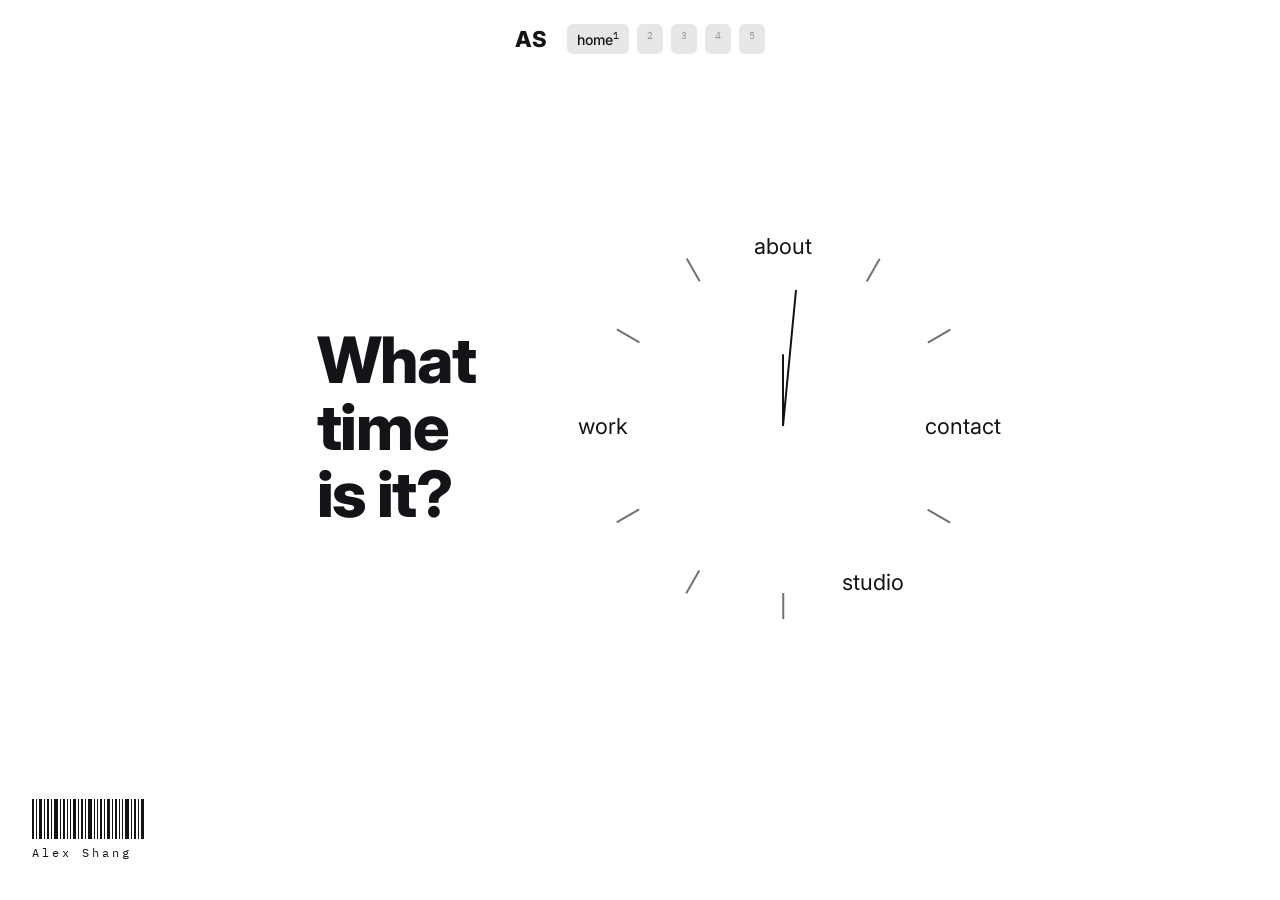
<file: index.html>
<!DOCTYPE html>
<html lang="en">
<head>
<meta charset="UTF-8" />
<meta name="viewport" content="width=device-width, initial-scale=1.0" />
<title>Alex Shang — Prototype</title>
<link rel="preconnect" href="https://fonts.googleapis.com">
<link rel="preconnect" href="https://fonts.gstatic.com" crossorigin>
<link href="https://fonts.googleapis.com/css2?family=Inter:wght@400;500;600;700&family=IBM+Plex+Mono:wght@400;500&display=swap" rel="stylesheet">
<link rel="stylesheet" href="styles.css">
</head>
<body>

<header class="top">
  <span class="logo">AS</span>
  <nav class="tabs">
    <a href="index.html" class="tab tab--active"><span class="tab__label">home</span><span class="tab__num"><sup>1</sup></span></a>
    <span class="tab-sep" aria-hidden="true"></span>
    <a href="about.html" class="tab tab--ghost"><span class="tab__label">about</span><span class="tab__num"><sup>2</sup></span></a>
    <span class="tab-sep" aria-hidden="true"></span>
    <a href="work.html" class="tab tab--ghost"><span class="tab__label">work</span><span class="tab__num"><sup>3</sup></span></a>
    <span class="tab-sep" aria-hidden="true"></span>
    <a href="contact.html" class="tab tab--ghost"><span class="tab__label">contact</span><span class="tab__num"><sup>4</sup></span></a>
    <span class="tab-sep" aria-hidden="true"></span>
    <a href="studio.html" class="tab tab--ghost"><span class="tab__label">studio</span><span class="tab__num"><sup>5</sup></span></a>
  </nav>
</header>

<main class="stage">
  <h1 class="headline">What<br>time<br>is it?</h1>

  <div class="clock" id="clock">

    <a href="about.html" class="clock__label clock__label--n">about</a>
    <a href="work.html" class="clock__label clock__label--w">work</a>
    <a href="contact.html" class="clock__label clock__label--e">contact</a>
    <a href="studio.html" class="clock__label clock__label--h5">studio</a>

    <span class="clock__tick clock__tick--h1"></span>
    <span class="clock__tick clock__tick--h2"></span>
    <span class="clock__tick clock__tick--h4"></span>
    <span class="clock__tick clock__tick--h6"></span>
    <span class="clock__tick clock__tick--h7"></span>
    <span class="clock__tick clock__tick--h8"></span>
    <span class="clock__tick clock__tick--h10"></span>
    <span class="clock__tick clock__tick--h11"></span>

    <div class="hand hand--hour" id="hand-hour"></div>
    <div class="hand hand--minute" id="hand-minute"></div>
  </div>
</main>

<footer class="bottom">
  <svg class="barcode" viewBox="0 0 180 40" aria-hidden="true">
    <rect x="0" y="0" width="2" height="40" fill="#131417"/>
    <rect x="4" y="0" width="1" height="40" fill="#131417"/>
    <rect x="7" y="0" width="3" height="40" fill="#131417"/>
    <rect x="12" y="0" width="1" height="40" fill="#131417"/>
    <rect x="15" y="0" width="2" height="40" fill="#131417"/>
    <rect x="19" y="0" width="1" height="40" fill="#131417"/>
    <rect x="22" y="0" width="4" height="40" fill="#131417"/>
    <rect x="28" y="0" width="1" height="40" fill="#131417"/>
    <rect x="31" y="0" width="2" height="40" fill="#131417"/>
    <rect x="35" y="0" width="1" height="40" fill="#131417"/>
    <rect x="38" y="0" width="1" height="40" fill="#131417"/>
    <rect x="41" y="0" width="3" height="40" fill="#131417"/>
    <rect x="46" y="0" width="1" height="40" fill="#131417"/>
    <rect x="49" y="0" width="2" height="40" fill="#131417"/>
    <rect x="53" y="0" width="1" height="40" fill="#131417"/>
    <rect x="56" y="0" width="4" height="40" fill="#131417"/>
    <rect x="62" y="0" width="1" height="40" fill="#131417"/>
    <rect x="65" y="0" width="1" height="40" fill="#131417"/>
    <rect x="68" y="0" width="2" height="40" fill="#131417"/>
    <rect x="72" y="0" width="1" height="40" fill="#131417"/>
    <rect x="75" y="0" width="3" height="40" fill="#131417"/>
    <rect x="80" y="0" width="1" height="40" fill="#131417"/>
    <rect x="83" y="0" width="2" height="40" fill="#131417"/>
    <rect x="87" y="0" width="1" height="40" fill="#131417"/>
    <rect x="90" y="0" width="1" height="40" fill="#131417"/>
    <rect x="93" y="0" width="4" height="40" fill="#131417"/>
    <rect x="99" y="0" width="1" height="40" fill="#131417"/>
    <rect x="102" y="0" width="2" height="40" fill="#131417"/>
    <rect x="106" y="0" width="1" height="40" fill="#131417"/>
    <rect x="109" y="0" width="3" height="40" fill="#131417"/>
  </svg>
  <span class="signature">Alex Shang</span>
</footer>

<script src="index.js"></script>
<script src="nav.js"></script>
</body>
</html>
</file>
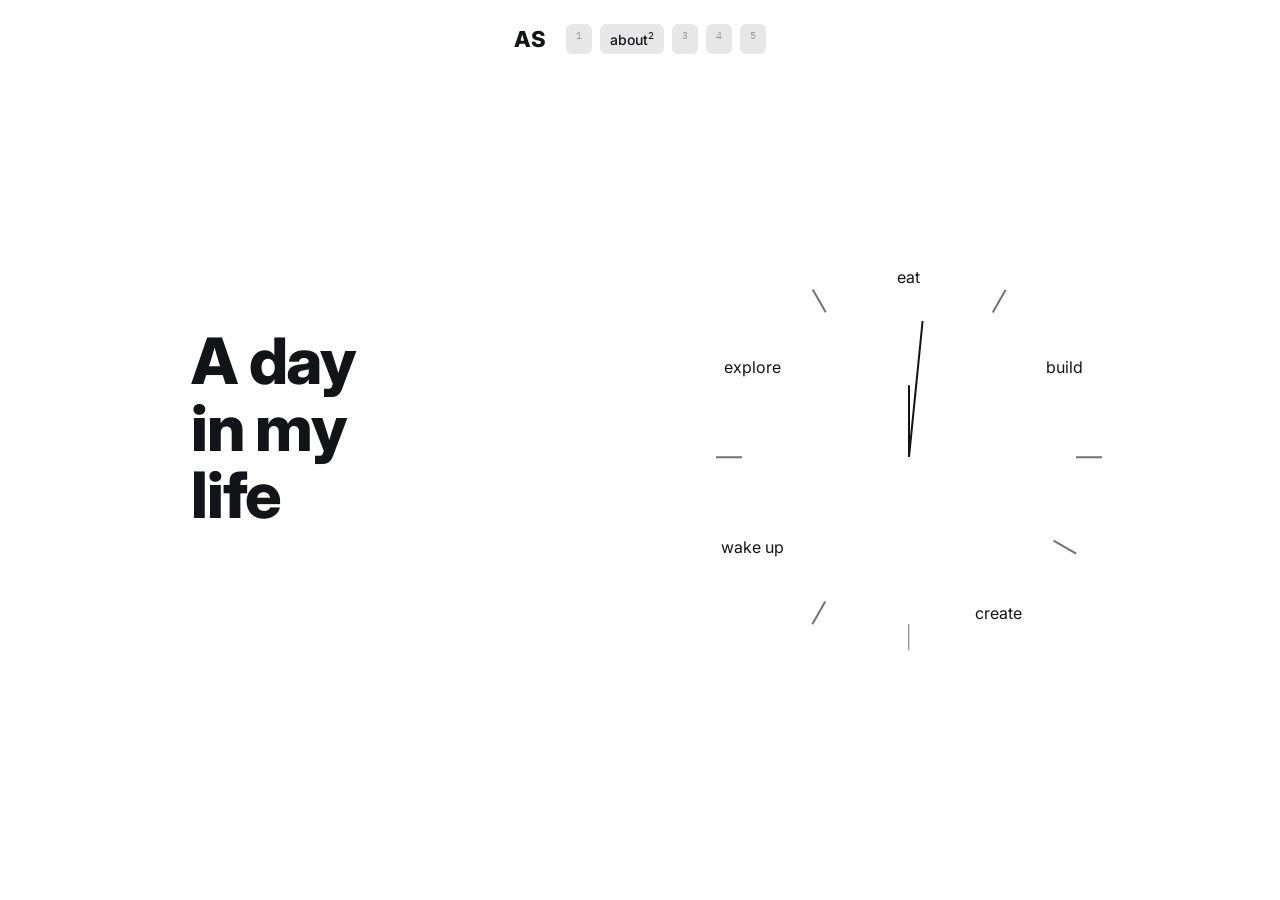
<file: about.html>
<!DOCTYPE html>
<html lang="en">
<head>
<meta charset="UTF-8" />
<meta name="viewport" content="width=device-width, initial-scale=1.0" />
<title>About — Alex Shang</title>
<link rel="preconnect" href="https://fonts.googleapis.com">
<link rel="preconnect" href="https://fonts.gstatic.com" crossorigin>
<link href="https://fonts.googleapis.com/css2?family=Inter:wght@400;500;600;700;800&family=IBM+Plex+Mono:wght@400;500&display=swap" rel="stylesheet">
<link rel="stylesheet" href="styles.css">
</head>
<body class="page--about">

  <header class="top">
    <span class="logo">AS</span>
    <nav class="tabs">
      <a href="index.html" class="tab tab--ghost"><span class="tab__label">home</span><span class="tab__num"><sup>1</sup></span></a>
      <span class="tab-sep" aria-hidden="true"></span>
      <a href="about.html" class="tab tab--active"><span class="tab__label">about</span><span class="tab__num"><sup>2</sup></span></a>
      <span class="tab-sep" aria-hidden="true"></span>
      <a href="work.html" class="tab tab--ghost"><span class="tab__label">work</span><span class="tab__num"><sup>3</sup></span></a>
      <span class="tab-sep" aria-hidden="true"></span>
      <a href="contact.html" class="tab tab--ghost"><span class="tab__label">contact</span><span class="tab__num"><sup>4</sup></span></a>
      <span class="tab-sep" aria-hidden="true"></span>
      <a href="studio.html" class="tab tab--ghost"><span class="tab__label">studio</span><span class="tab__num"><sup>5</sup></span></a>
    </nav>
  </header>

  <div class="sun-arc" aria-hidden="true">
    <div class="sun" id="sun"></div>
  </div>

<main class="stage">

  <div class="headline-wrap" id="headline-wrap">
    <h1 class="headline">A day<br>in my<br>life</h1>
    <div class="headline-hover" id="headline-hover">
      <div class="time-big" id="hover-time">8:00</div>
      <p class="bio" id="hover-bio"></p>
      <div class="tags" id="hover-tags"></div>
    </div>
  </div>

  <div class="clock" id="clock">

    <!-- 8AM -->
    <button type="button" class="clock__label clock__label--h8" data-angle="240" data-time="8:00" 
      data-blurb="My name is Alex Shang, a recent graduate from the University of North Carolina with a degree in Computer Science and Economics.
       As such, I’m interested in the intersection of technology, data, and people. Whether through data analysis, app development, or research, 
       I’m always looking for problems to solve."
       data-tags="may 2026 grad|cs + econ|gpa: 3.73"
       >wake up
    </button>

    <!-- 10AM -->
    <button type="button" class="clock__label clock__label--h10" data-angle="300" data-time="10:00" 
      data-blurb="I’m looking for opportunities where I can  work on things that are complex enough to require curiosity, collaborative enough 
      to require people, and tangible enough that I can point to my work and say, that made something better."
      data-tags="impact|problem solving|collaboration"
      >explore
    </button>

    <!-- 12PM -->
    <button type="button" class="clock__label clock__label--h12" data-angle="0" data-time="12:00" 
      data-blurb="Lunch time! As much as I like sushi and fried chicken, my biggest appetite is for knowledge (lol). I’m constantly 
      picking up new tools, technologies, and ideas. I like working with people as much as I like working with computers. A shared meal is 
      always more fun than one alone."
      data-tags="adaptable|quick learner"
      >eat
    </button>

    <!-- 2PM -->
    <button type="button" class="clock__label clock__label--h2" data-angle="60" data-time="14:00" 
      data-blurb="I like turning messy problems into things people can actually use. Whether I'm working with data, experimenting with AI, or 
      building a product from scratch, I enjoy figuring out what needs to happen between an idea and a finished experience. I'm especially drawn
      to problems where understanding the user matters just as much as understanding the system."
      data-tags="python|javascript|sql|ai"
      >build
    </button>

    <!-- 5PM -->
    <button type="button" class="clock__label clock__label--h5" data-angle="150" data-time="17:00" 
      data-blurb="Outside of work, I make things because I want to. Starting with a blank canvas, a problem that doesn't have an obvious answer, 
      and a lot of trial and error, sounds kind of similar to my technical work, no? However, my studio is where I get to create without 
      worrying about whether something is useful."
      data-tags="photoshop|blender|figma|procreate"
      >create
    </button>

    <span class="clock__tick clock__tick--h1"></span>
    <span class="clock__tick clock__tick--h3"></span>
    <span class="clock__tick clock__tick--h4"></span>
    <span class="clock__tick clock__tick--h6"></span>
    <span class="clock__tick clock__tick--h7"></span>
    <span class="clock__tick clock__tick--h9"></span>
    <span class="clock__tick clock__tick--h11"></span>

    <div class="hand hand--hour" id="hand-hour"></div>
    <div class="hand hand--minute" id="hand-minute"></div>
  </div>
</main>

<footer class="bottom"></footer>

<script src="about.js"></script>
<script src="nav.js"></script>
</body>
</html>
</file>
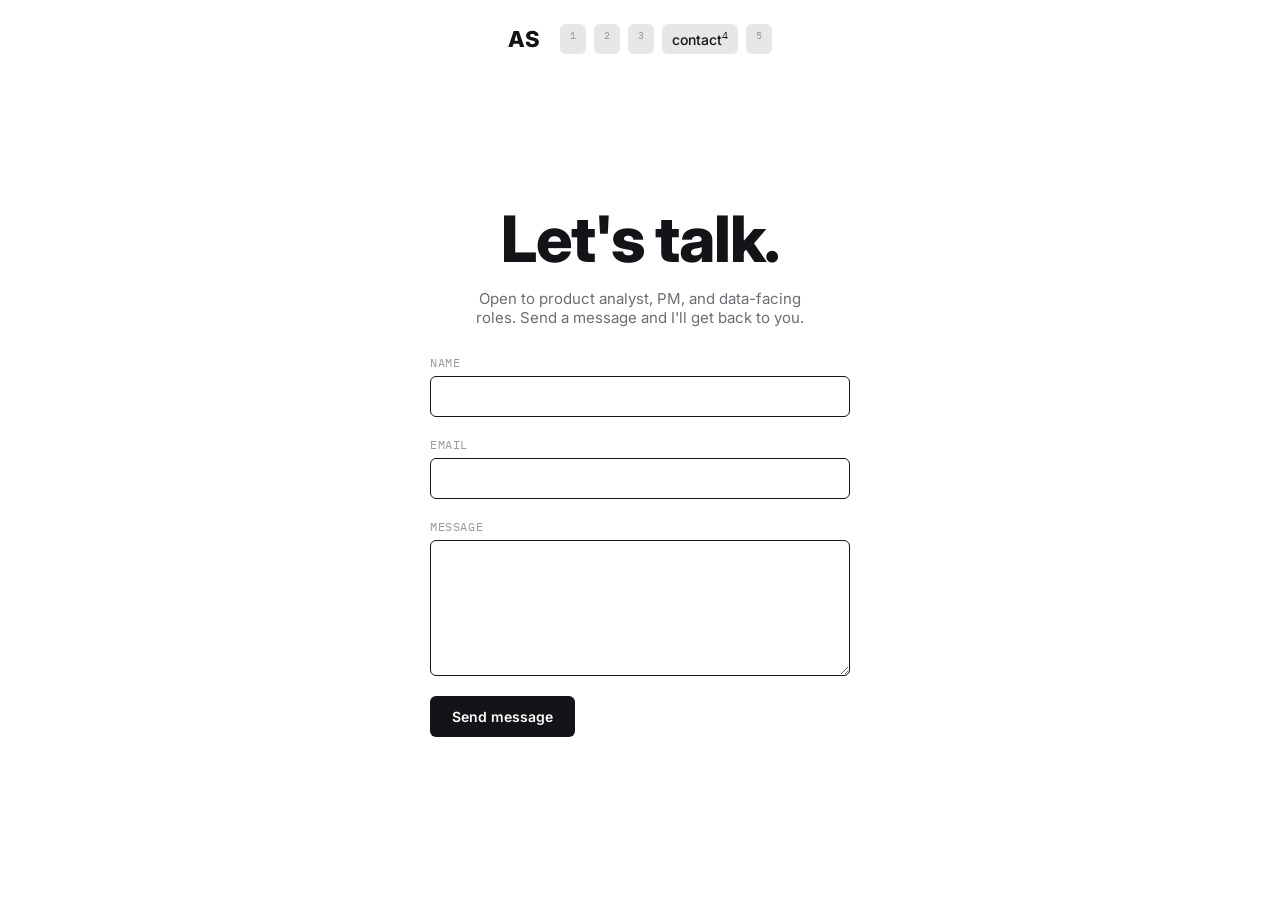
<file: contact.html>
<!DOCTYPE html>
<html lang="en">
<head>
<meta charset="UTF-8" />
<meta name="viewport" content="width=device-width, initial-scale=1.0" />
<title>Contact — Alex Shang</title>
<link rel="preconnect" href="https://fonts.googleapis.com">
<link rel="preconnect" href="https://fonts.gstatic.com" crossorigin>
<link href="https://fonts.googleapis.com/css2?family=Inter:wght@400;500;600;700;800&family=IBM+Plex+Mono:wght@400;500&display=swap" rel="stylesheet">
<link rel="stylesheet" href="styles.css">
</head>
<body class="page--contact">

<header class="top">
  <span class="logo">AS</span>
  <nav class="tabs">
    <a href="index.html" class="tab tab--ghost"><span class="tab__label">home</span><span class="tab__num"><sup>1</sup></span></a>
    <span class="tab-sep" aria-hidden="true"></span>
    <a href="about.html" class="tab tab--ghost"><span class="tab__label">about</span><span class="tab__num"><sup>2</sup></span></a>
    <span class="tab-sep" aria-hidden="true"></span>
    <a href="work.html" class="tab tab--ghost"><span class="tab__label">work</span><span class="tab__num"><sup>3</sup></span></a>
    <span class="tab-sep" aria-hidden="true"></span>
    <a href="contact.html" class="tab tab--active"><span class="tab__label">contact</span><span class="tab__num"><sup>4</sup></span></a>
    <span class="tab-sep" aria-hidden="true"></span>
    <a href="studio.html" class="tab tab--ghost"><span class="tab__label">studio</span><span class="tab__num"><sup>5</sup></span></a>
  </nav>
</header>

<main class="contact-page">
  <h1 class="headline">Let's talk.</h1>
  <p class="contact-lede">Open to product analyst, PM, and data-facing roles. Send a message and I'll get back to you.</p>

  <form id="contact-form" class="contact-form" novalidate>
    <div class="form-field">
      <label for="name">Name</label>
      <input type="text" id="name" name="name" autocomplete="name" required />
    </div>

    <div class="form-field">
      <label for="email">Email</label>
      <input type="email" id="email" name="email" autocomplete="email" required />
    </div>

    <div class="form-field">
      <label for="message">Message</label>
      <textarea id="message" name="message" rows="6" required></textarea>
    </div>

    <button type="submit" class="btn-submit" id="form-submit">Send message</button>
    <p class="form-status" id="form-status" role="status" aria-live="polite"></p>
  </form>
</main>

<script src="nav.js"></script>
<script src="contact.js"></script>
</body>
</html>
</file>
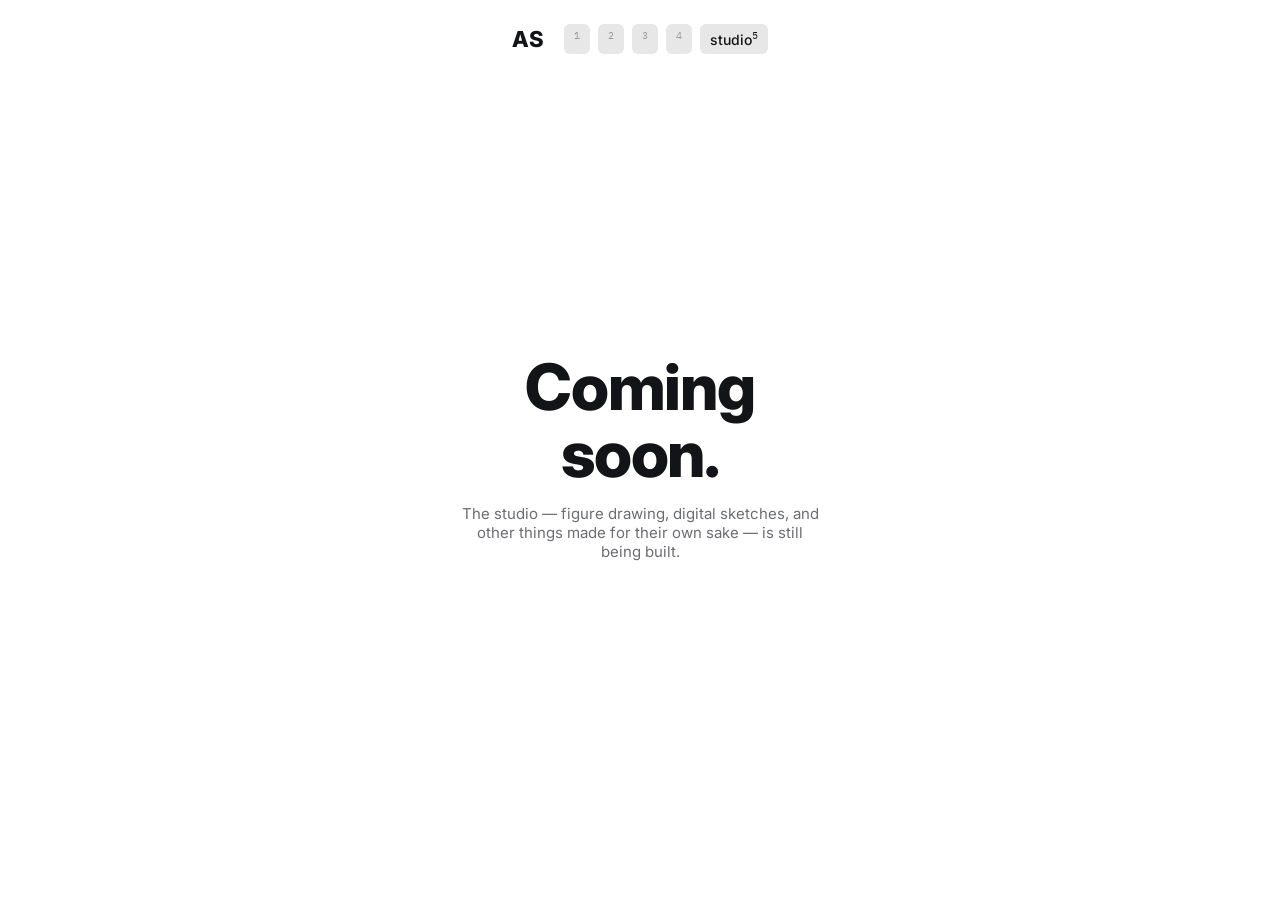
<file: studio.html>
<!DOCTYPE html>
<html lang="en">
<head>
<meta charset="UTF-8" />
<meta name="viewport" content="width=device-width, initial-scale=1.0" />
<title>Studio — Alex Shang</title>
<link rel="preconnect" href="https://fonts.googleapis.com">
<link rel="preconnect" href="https://fonts.gstatic.com" crossorigin>
<link href="https://fonts.googleapis.com/css2?family=Inter:wght@400;500;600;700;800&family=IBM+Plex+Mono:wght@400;500&display=swap" rel="stylesheet">
<link rel="stylesheet" href="styles.css">
</head>
<body class="page--studio">

<header class="top">
  <span class="logo">AS</span>
  <nav class="tabs">
    <a href="index.html" class="tab tab--ghost"><span class="tab__label">home</span><span class="tab__num"><sup>1</sup></span></a>
    <span class="tab-sep" aria-hidden="true"></span>
    <a href="about.html" class="tab tab--ghost"><span class="tab__label">about</span><span class="tab__num"><sup>2</sup></span></a>
    <span class="tab-sep" aria-hidden="true"></span>
    <a href="work.html" class="tab tab--ghost"><span class="tab__label">work</span><span class="tab__num"><sup>3</sup></span></a>
    <span class="tab-sep" aria-hidden="true"></span>
    <a href="contact.html" class="tab tab--ghost"><span class="tab__label">contact</span><span class="tab__num"><sup>4</sup></span></a>
    <span class="tab-sep" aria-hidden="true"></span>
    <a href="studio.html" class="tab tab--active"><span class="tab__label">studio</span><span class="tab__num"><sup>5</sup></span></a>
  </nav>
</header>

<main class="coming-soon-page">
  <h1 class="headline">Coming<br>soon.</h1>
  <p class="coming-soon-lede">The studio — figure drawing, digital sketches, and other things made for their own sake — is still being built.</p>
</main>

<footer class="bottom">
</footer>

<script src="nav.js"></script>
</body>
</html>
</file>
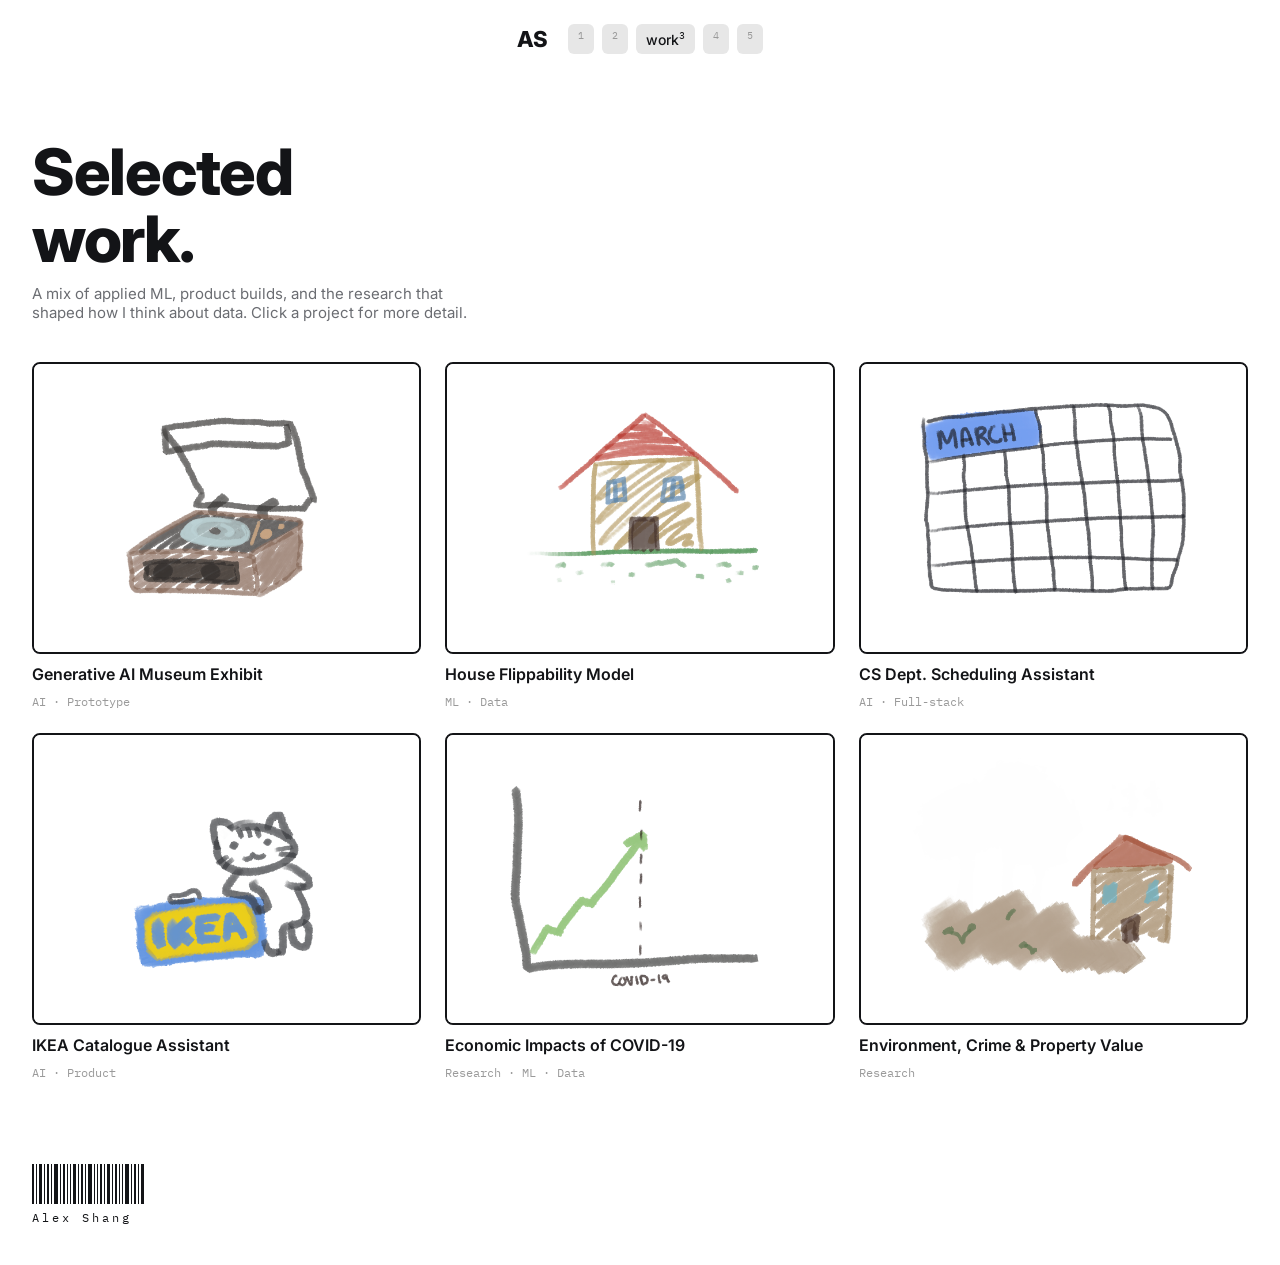
<file: work.html>
<!DOCTYPE html>
<html lang="en">
<head>
<meta charset="UTF-8" />
<meta name="viewport" content="width=device-width, initial-scale=1.0" />
<title>Work — Alex Shang</title>
<link rel="preconnect" href="https://fonts.googleapis.com">
<link rel="preconnect" href="https://fonts.gstatic.com" crossorigin>
<link href="https://fonts.googleapis.com/css2?family=Inter:wght@400;500;600;700;800&family=IBM+Plex+Mono:wght@400;500&display=swap" rel="stylesheet">
<link rel="stylesheet" href="styles.css">
</head>
<body class="page--work">

<header class="top">
  <span class="logo">AS</span>
  <nav class="tabs">
    <a href="index.html" class="tab tab--ghost"><span class="tab__label">home</span><span class="tab__num"><sup>1</sup></span></a>
    <span class="tab-sep" aria-hidden="true"></span>
    <a href="about.html" class="tab tab--ghost"><span class="tab__label">about</span><span class="tab__num"><sup>2</sup></span></a>
    <span class="tab-sep" aria-hidden="true"></span>
    <a href="work.html" class="tab tab--active"><span class="tab__label">work</span><span class="tab__num"><sup>3</sup></span></a>
    <span class="tab-sep" aria-hidden="true"></span>
    <a href="contact.html" class="tab tab--ghost"><span class="tab__label">contact</span><span class="tab__num"><sup>4</sup></span></a>
    <span class="tab-sep" aria-hidden="true"></span>
    <a href="studio.html" class="tab tab--ghost"><span class="tab__label">studio</span><span class="tab__num"><sup>5</sup></span></a>
  </nav>
</header>

<main class="work-page">
  <div class="work-header">
    <h1 class="headline">Selected<br>work.</h1>
    <p class="work-lede">A mix of applied ML, product builds, and the research that shaped how I think about data. Click a project for more detail.</p>
  </div>

  <div class="gallery-grid">

    <button type="button" class="gallery-tile" data-project="musicgen">
      <span class="gallery-tile__thumb">
        <img class="gallery-tile__img gallery-tile__img--base" src="assets/thumbs/music.png" alt="Generative AI Museum Exhibit thumbnail" onerror="this.style.display='none'">
        <img class="gallery-tile__img gallery-tile__img--hover" src="assets/thumbs/music2.png" alt="" onerror="this.style.display='none'">
      </span>
      <span class="gallery-tile__title">Generative AI Museum Exhibit</span>
      <span class="gallery-tile__tags">AI · Prototype</span>
    </button>

    <button type="button" class="gallery-tile" data-project="flippability">
      <span class="gallery-tile__thumb">
        <img class="gallery-tile__img gallery-tile__img--base" src="assets/thumbs/flip.png" alt="House Flippability Model thumbnail" onerror="this.style.display='none'">
        <img class="gallery-tile__img gallery-tile__img--hover" src="assets/thumbs/flip2.png" alt="" onerror="this.style.display='none'">
      </span>
      <span class="gallery-tile__title">House Flippability Model</span>
      <span class="gallery-tile__tags">ML · Data</span>
    </button>

    <button type="button" class="gallery-tile" data-project="scheduling">
      <span class="gallery-tile__thumb">
        <img class="gallery-tile__img gallery-tile__img--base" src="assets/thumbs/schedule.png" alt="CS Dept. Scheduling Assistant thumbnail" onerror="this.style.display='none'">
        <img class="gallery-tile__img gallery-tile__img--hover" src="assets/thumbs/schedule2.png" alt="" onerror="this.style.display='none'">
      </span>
      <span class="gallery-tile__title">CS Dept. Scheduling Assistant</span>
      <span class="gallery-tile__tags">AI · Full-stack</span>
    </button>

    <button type="button" class="gallery-tile" data-project="ikea">
      <span class="gallery-tile__thumb">
        <img class="gallery-tile__img gallery-tile__img--base" src="assets/thumbs/ikea.png" alt="IKEA Catalogue Assistant thumbnail" onerror="this.style.display='none'">
        <img class="gallery-tile__img gallery-tile__img--hover" src="assets/thumbs/ikea2.png" alt="" onerror="this.style.display='none'">
      </span>
      <span class="gallery-tile__title">IKEA Catalogue Assistant</span>
      <span class="gallery-tile__tags">AI · Product</span>
    </button>

    <button type="button" class="gallery-tile" data-project="covid">
      <span class="gallery-tile__thumb">
        <img class="gallery-tile__img gallery-tile__img--base" src="assets/thumbs/covid.png" alt="Economic Impacts of COVID-19 thumbnail" onerror="this.style.display='none'">
        <img class="gallery-tile__img gallery-tile__img--hover" src="assets/thumbs/covid2.png" alt="" onerror="this.style.display='none'">
      </span>
      <span class="gallery-tile__title">Economic Impacts of COVID-19</span>
      <span class="gallery-tile__tags">Research · ML · Data</span>
    </button>

    <button type="button" class="gallery-tile" data-project="environment">
      <span class="gallery-tile__thumb">
        <img class="gallery-tile__img gallery-tile__img--base" src="assets/thumbs/tree.png" alt="Environment, Crime & Property Value thumbnail" onerror="this.style.display='none'">
        <img class="gallery-tile__img gallery-tile__img--hover" src="assets/thumbs/tree2.png" alt="" onerror="this.style.display='none'">
      </span>
      <span class="gallery-tile__title">Environment, Crime &amp; Property Value</span>
      <span class="gallery-tile__tags">Research</span>
    </button>

  </div>
</main>

<footer class="bottom">
  <svg class="barcode" viewBox="0 0 180 40" aria-hidden="true">
    <rect x="0" y="0" width="2" height="40" fill="#131417"/>
    <rect x="4" y="0" width="1" height="40" fill="#131417"/>
    <rect x="7" y="0" width="3" height="40" fill="#131417"/>
    <rect x="12" y="0" width="1" height="40" fill="#131417"/>
    <rect x="15" y="0" width="2" height="40" fill="#131417"/>
    <rect x="19" y="0" width="1" height="40" fill="#131417"/>
    <rect x="22" y="0" width="4" height="40" fill="#131417"/>
    <rect x="28" y="0" width="1" height="40" fill="#131417"/>
    <rect x="31" y="0" width="2" height="40" fill="#131417"/>
    <rect x="35" y="0" width="1" height="40" fill="#131417"/>
    <rect x="38" y="0" width="1" height="40" fill="#131417"/>
    <rect x="41" y="0" width="3" height="40" fill="#131417"/>
    <rect x="46" y="0" width="1" height="40" fill="#131417"/>
    <rect x="49" y="0" width="2" height="40" fill="#131417"/>
    <rect x="53" y="0" width="1" height="40" fill="#131417"/>
    <rect x="56" y="0" width="4" height="40" fill="#131417"/>
    <rect x="62" y="0" width="1" height="40" fill="#131417"/>
    <rect x="65" y="0" width="1" height="40" fill="#131417"/>
    <rect x="68" y="0" width="2" height="40" fill="#131417"/>
    <rect x="72" y="0" width="1" height="40" fill="#131417"/>
    <rect x="75" y="0" width="3" height="40" fill="#131417"/>
    <rect x="80" y="0" width="1" height="40" fill="#131417"/>
    <rect x="83" y="0" width="2" height="40" fill="#131417"/>
    <rect x="87" y="0" width="1" height="40" fill="#131417"/>
    <rect x="90" y="0" width="1" height="40" fill="#131417"/>
    <rect x="93" y="0" width="4" height="40" fill="#131417"/>
    <rect x="99" y="0" width="1" height="40" fill="#131417"/>
    <rect x="102" y="0" width="2" height="40" fill="#131417"/>
    <rect x="106" y="0" width="1" height="40" fill="#131417"/>
    <rect x="109" y="0" width="3" height="40" fill="#131417"/>
  </svg>
  <span class="signature">Alex Shang</span>
</footer>

<div class="modal" id="project-modal" aria-hidden="true">
  <div class="modal__backdrop" data-modal-close></div>
  <div class="modal__dialog" role="dialog" aria-modal="true" aria-labelledby="modal-title">
    <button type="button" class="modal__close" data-modal-close aria-label="Close">&times;</button>
    <div class="modal__tags" id="modal-tags"></div>
    <h3 class="modal__title" id="modal-title"></h3>
    <div class="modal__meta" id="modal-meta"></div>
    <div class="modal__body" id="modal-body"></div>
    <div class="modal__demo" id="modal-demo"></div>
    <div class="modal__links" id="modal-links"></div>
  </div>
</div>

<script src="nav.js"></script>
<script src="work.js"></script>
</body>
</html>
</file>
<file: styles.css>
/* ============================================================
   PAGE TRANSITIONS
   Native cross-document view transitions — crossfades the whole
   page (navbar included) between navigations. Unsupported browsers
   just get an instant navigation, same as before.
   ============================================================ */
   @view-transition {
    navigation: auto;
  }
  ::view-transition-old(root),
  ::view-transition-new(root) {
    animation-duration: 260ms;
    animation-timing-function: ease;
  }
  @media (prefers-reduced-motion: reduce) {
    @view-transition { navigation: none; }
  }
  
  :root {
    --ink: #131417;
    --paper: #FFFFFF;
    --line: #131417;
    --frame: #2545F5;
    --ghost-bg: #E7E7E7;
  }
  
  * { box-sizing: border-box; }
  
  html, body {
    margin: 0;
    height: 100%;
  }
  
  body {
    background: var(--paper);
    color: var(--ink);
    font-family: 'Inter', -apple-system, sans-serif;
    min-height: 100vh;
    display: flex;
    flex-direction: column;
    transition: background-color 0.4s ease;
  }

  .bg-layer {
    position: fixed;
    inset: 0;
    z-index: -1;
    transition: opacity 600ms ease;
  }
  
  /* ============================================================
     TOP BAR
     ============================================================ */
  .top {
    display: flex;
    align-items: center;
    justify-content: center;
    gap: 20px;
    padding: 24px 32px;
  }
  
  .logo {
    font-weight: 800;
    font-size: 22px;
    letter-spacing: -0.01em;
  }
  
  .tabs {
    display: flex;
    gap: 4px;
    align-items: center;
  }
  
  .tab {
    display: inline-flex;
    align-items: baseline;
    font-family: 'Inter', sans-serif;
    font-size: 14px;
    text-decoration: none;
    color: var(--ink);
    border-radius: 6px;
    padding: 7px 10px;
    line-height: 1;
  }
  
  .tab--active {
    background: var(--ghost-bg);
    font-weight: 500;
  }
  .tab--active .tab__num sup {
    font-family: 'IBM Plex Mono', monospace;
    font-size: 10px;
    font-weight: 400;
    text-decoration: none;
    color: var(--ink);
    line-height: 1;
  }

  .tab--active .tab__label {
    display: inline-block;
    max-width: 90px;
    opacity: 1;
    overflow: hidden;
    white-space: nowrap;
    line-height: 1;
  }

  .tab--active.is-leaving {
    background: var(--ghost-bg);
  }
  
  .tab--active.is-leaving .tab__label {
    max-width: 0;
    opacity: 0;
    margin: 0;
    padding: 0;
    border: 0;
    overflow: hidden;
    transition: max-width 0.25s ease, opacity 0.2s ease;
  }
  
  /* Ghost nav tabs — used for every page you're NOT currently on.
     They expand on hover/focus to reveal the destination page name
     (see .tab__num / .tab__label below). One shared rule now covers
     every ghost tab on every page, whether it's a plain number-only
     pill or the "1" link back to home — no more separate
     .tab--ghost-link variant needed. */
  .tab--ghost {
    display: inline-flex;
    align-items: baseline;
    background: var(--ghost-bg);
    color: #9A9A9A;
    padding: 7px 10px;
    border-radius: 6px;
    text-decoration: none;
    overflow: hidden;
    white-space: nowrap;
    cursor: pointer;
  }
  .tab--ghost:focus-visible {
    outline: 2px solid var(--frame);
    outline-offset: 2px;
  }
  
  /* the number stays visible at all times, styled exactly like the
     superscript on the real active tab (see .tab--active sup above) */
  .tab__num sup {
    font-family: 'IBM Plex Mono', monospace;
    font-size: 10px;
    color: #9A9A9A;
    transition: color 0.15s;
  }
  .tab--ghost:hover .tab__num sup,
  .tab--ghost:focus-visible .tab__num sup {
    color: var(--ink);
  }
  
  /* the label is what expands on hover — hidden/collapsed by default,
     and when revealed it matches the active tab's font exactly (14px
     Inter, weight 500) so a hovered tab looks identical to what you'd
     see after actually clicking it */
  .tab__label {
    display: inline-block;
    max-width: 0;
    opacity: 0;
    overflow: hidden;
    font-family: 'Inter', sans-serif;
    font-size: 14px;
    font-weight: 500;
    color: var(--ink);
    transition: max-width 0.25s ease, opacity 0.2s ease;
  }
  .tab--ghost:hover .tab__label,
  .tab--ghost:focus-visible .tab__label {
    max-width: 90px;
    opacity: 1;
  }
  
  .tab-sep {
    display: flex;
    align-items: center;
    gap: 4px;
  }

  /* ============================================================
     SUN
     ============================================================ */
     
     .sun-arc {
      position: fixed;
      inset: 0;
      pointer-events: none;
      z-index: 0;
    }

    .sun {
      position: absolute;
      width: 128px;
      height: 128px;
      border-radius: 50%;
      background: #F7C948;
      opacity: 0;
      transform: translate(-50%, -50%);
      pointer-events: none;
      transition: opacity 400ms ease;
    }

    .sun.is-visible {
      opacity: 1;
    }
  
  /* ============================================================
     CLOCK STAGE
     ============================================================ */
  .stage {
    flex: 1;
    display: flex;
    align-items: center;
    justify-content: center;
    gap: 10vw;
    flex-wrap: wrap;
    padding: 40px 20px;
  }
  
  .headline {
    font-family: 'Inter', sans-serif;
    font-weight: 800;
    font-size: clamp(2.2rem, 5vw, 4rem);
    line-height: 1.05;
    letter-spacing: -0.02em;
    margin: 0;
  }
  
  @media (max-width: 700px) {
    .headline { text-align: center; }
  }
  
  /* headline-wrap: used on pages where the default headline crossfades
     into a hover-triggered blurb (see about.html / about.js).
     Width scales with the viewport (same clamp() approach as .clock
     below) instead of a fixed px value — a rigid width stayed the same
     size while the clock shrank on resize, which is what was throwing
     the "A day in my life" text out of visual balance with the clock
     as the window narrowed. Scaling both together keeps them paired. */
  .headline-wrap {
    position: relative;
    width: clamp(280px, 32vw, 460px);
    min-height: 260px;
  }
  .headline-wrap .headline,
  .headline-hover {
    transition: opacity 0.2s ease;
  }
  .headline-hover {
    position: absolute;
    inset: 0;
    opacity: 0;
    pointer-events: none;
  }
  .headline-wrap.is-hover .headline { opacity: 0; }
  .headline-wrap.is-hover .headline-hover { opacity: 1; }
  
  .time-big {
    font-family: 'Inter', sans-serif;
    font-weight: 800;
    font-size: clamp(2.4rem, 5.5vw, 4rem);
    letter-spacing: -0.02em;
    line-height: 1;
    margin-bottom: 16px;
  }
  .bio {
    font-weight: 700;
    font-size: 15px;
    line-height: 1.5;
    margin: 0 0 16px;
  }
  .tags {
    display: flex;
    flex-wrap: wrap;
    gap: 8px;
  }
  .tag {
    background: var(--ghost-bg);
    border-radius: 6px;
    padding: 6px 10px;
    font-size: 12px;
    font-family: 'IBM Plex Mono', monospace;
    color: #555;
  }
  
  @media (max-width: 700px) {
    .headline-wrap { width: 100%; max-width: 460px; text-align: center; }
    .tags { justify-content: center; }
  }
  
  .clock {
    position: relative;
    width: clamp(260px, 34vw, 360px);
    height: clamp(260px, 34vw, 360px);
  }
  
  .clock__label {
    position: absolute;
    transform: translate(-50%, -50%);
    font-size: clamp(18px, 2.4vw, 22px);
    color: var(--ink);
    text-decoration: none;
    font-weight: 400;
    transition: opacity 0.15s;
  }
  .clock__label:hover { opacity: 0.5; }
  
  /* reset for labels that are <button> elements (interactive hover
     triggers, not navigation links — see about.html) */
  button.clock__label {
    background: none;
    border: none;
    padding: 0;
    font: inherit;
    cursor: pointer;
  }
  .clock__label:focus-visible {
    outline: 2px solid var(--frame);
    outline-offset: 6px;
    border-radius: 4px;
  }
  
  .clock__label--n { left: 50%; top: 0%; }
  .clock__label--e { left: 100%; top: 50%; }
  .clock__label--s { left: 50%; top: 100%; }
  .clock__label--w { left: 0%; top: 50%; }
  .clock__label--h2  { left: 93.3%; top: 25%; }
  .clock__label--h5  { left: 75%;   top: 93.3%; }
  .clock__label--h8  { left: 6.7%;  top: 75%; }
  .clock__label--h10 { left: 6.7%;  top: 25%; }
  .clock__label--h12 { left: 50%;   top: 0%; }
  
  .clock__tick {
    position: absolute;
    width: 1.5px;
    height: 26px;
    background: var(--line);
    opacity: 0.6;
    transform: translate(-50%, -50%);
  }
  .clock__tick--h1  { left: 75%;    top: 6.7%;  transform: translate(-50%, -50%) rotate(30deg); }
  .clock__tick--h2  { left: 93.3%;  top: 25%;   transform: translate(-50%, -50%) rotate(60deg); }
  .clock__tick--h3  { left: 100%;   top: 50%;   transform: translate(-50%, -50%) rotate(90deg); }
  .clock__tick--h4  { left: 93.3%;  top: 75%;   transform: translate(-50%, -50%) rotate(120deg); }
  .clock__tick--h6  { left: 50%;    top: 100%;  transform: translate(-50%, -50%) rotate(0deg); }
  .clock__tick--h7  { left: 25%;    top: 93.3%; transform: translate(-50%, -50%) rotate(210deg); }
  .clock__tick--h8  { left: 6.7%;   top: 75%;   transform: translate(-50%, -50%) rotate(240deg); }
  .clock__tick--h9  { left: 0%;     top: 50%;   transform: translate(-50%, -50%) rotate(90deg); }
  .clock__tick--h10 { left: 6.7%;   top: 25%;   transform: translate(-50%, -50%) rotate(300deg); }
  .clock__tick--h11 { left: 25%;    top: 6.7%;  transform: translate(-50%, -50%) rotate(330deg); }
  
  /* ============================================================
     HANDS
     pivot sits at the container center; each hand's own bottom
     edge is pinned there and it extends upward, so rotate(0deg)
     points north — matches the angle math in index.js
     ============================================================ */
  .hand {
    position: absolute;
    left: 50%;
    top: 50%;
    width: 2px;
    background: var(--ink);
    transform-origin: 50% 100%;
    border-radius: 2px;
  }
  .hand--hour { height: 20%; }
  .hand--minute { height: 38%; }
  
  /* ============================================================
     BOTTOM BAR
     ============================================================ */
  .bottom {
    display: flex;
    flex-direction: column;
    align-items: flex-start;
    gap: 6px;
    padding: 24px 32px 40px;
  }
  
  .barcode {
    width: 180px;
    height: 40px;
  }
  
  .signature {
    font-family: 'IBM Plex Mono', monospace;
    font-size: 12px;
    letter-spacing: 0.25em;
    color: var(--ink);
  }
  
  @media (max-width: 560px) {
    .clock__label { font-size: 16px; }
    .top { padding: 18px 20px; }
    .bottom { padding: 18px 20px 28px; }
  }

  /* ============================================================
   CONTACT PAGE
   ============================================================ */
.contact-page {
  flex: 1;
  display: flex;
  flex-direction: column;
  align-items: center;
  justify-content: center;
  gap: 28px;
  padding: 60px 20px;
  text-align: center;
}
 
.contact-page .headline {
  text-align: center;
}
 
.contact-lede {
  font-size: 15px;
  color: #6B6D72;
  max-width: 360px;
  margin: -12px 0 0;
}
 
.contact-form {
  width: 100%;
  max-width: 420px;
  display: flex;
  flex-direction: column;
  gap: 20px;
  text-align: left;
}
 
.form-field {
  display: flex;
  flex-direction: column;
  gap: 6px;
}
 
.form-field label {
  font-family: 'IBM Plex Mono', monospace;
  font-size: 12px;
  letter-spacing: 0.05em;
  text-transform: uppercase;
  color: #9A9A9A;
}
 
.form-field input,
.form-field textarea {
  font-family: 'Inter', sans-serif;
  font-size: 15px;
  color: var(--ink);
  background: var(--paper);
  border: 1.5px solid var(--ink);
  border-radius: 6px;
  padding: 10px 12px;
  resize: vertical;
  transition: border-color 0.15s, box-shadow 0.15s;
}
.form-field input:focus,
.form-field textarea:focus {
  outline: none;
  border-color: var(--frame);
  box-shadow: 0 0 0 3px rgba(37, 69, 245, 0.12);
}
 
.btn-submit {
  align-self: flex-start;
  font-family: 'Inter', sans-serif;
  font-weight: 600;
  font-size: 14px;
  color: var(--paper);
  background: var(--ink);
  border: none;
  border-radius: 6px;
  padding: 12px 22px;
  cursor: pointer;
  transition: background 0.15s, transform 0.15s;
}
.btn-submit:hover { background: var(--frame); transform: translateY(-1px); }
.btn-submit:disabled { opacity: 0.6; cursor: not-allowed; transform: none; }
 
.form-status {
  font-family: 'IBM Plex Mono', monospace;
  font-size: 13px;
  min-height: 1.2em;
  margin: 0;
}
.form-status[data-state="success"] { color: #1E7A45; }
.form-status[data-state="error"] { color: #C1443D; }

/* ============================================================
   WORK PAGE — gallery grid + detail modal
   ============================================================ */
   .work-page {
    flex: 1;
    width: 100%;
    margin: 0 auto;
    padding: 60px 32px;
  }
   
  .work-page .headline { margin-bottom: 12px; }

  .work-header {
    max-width: 900px;
  }
   
  .work-lede {
    font-size: 15px;
    color: #6B6D72;
    max-width: 460px;
    margin: 0 0 40px;
  }
   
  .gallery-grid {
    display: grid;
    grid-template-columns: repeat(3, 1fr);
    gap: 24px;
  }
  @media (max-width: 640px) {
    .gallery-grid { grid-template-columns: 1fr; }
  }
   
  .gallery-tile {
    display: flex;
    flex-direction: column;
    align-items: flex-start;
    gap: 10px;
    text-align: left;
    background: none;
    border: none;
    padding: 0;
    cursor: pointer;
    font: inherit;
    color: var(--ink);
  }
  .gallery-tile:focus-visible {
    outline: 2px solid var(--frame);
    outline-offset: 4px;
    border-radius: 8px;
  }
   
  .gallery-tile__thumb {
    width: 100%;
    aspect-ratio: 4 / 3;
    border-radius: 8px;
    border: 2px solid var(--ink);
    background: var(--ghost-bg);
    position: relative;
    overflow: hidden;
  }

  .gallery-tile__img {
    position: absolute;
    inset: 0;
    width: 100%;
    height: 100%;
    object-fit: cover;
    /* transition: opacity 0.25s ease, transform 0.2s ease; */
  }
  .gallery-tile__img--base { opacity: 1; }
  .gallery-tile__img--hover { opacity: 0; }

  .gallery-tile:hover .gallery-tile__img--hover,
  .gallery-tile:focus-visible .gallery-tile__img--hover {
    opacity: 1;
  }
   
  .gallery-tile__title {
    font-family: 'Inter', sans-serif;
    font-weight: 600;
    font-size: 16px;
  }
   
  .gallery-tile__tags {
    font-family: 'IBM Plex Mono', monospace;
    font-size: 12px;
    color: #9A9A9A;
  }
   
  /* ---- modal ---- */
  .modal {
    position: fixed;
    inset: 0;
    z-index: 200;
    display: flex;
    align-items: center;
    justify-content: center;
    padding: 24px;
    opacity: 0;
    pointer-events: none;
    transition: opacity 0.2s ease;
  }
  .modal.is-open {
    opacity: 1;
    pointer-events: auto;
  }
  .modal__backdrop {
    position: absolute;
    inset: 0;
    background: rgba(19, 20, 23, 0.5);
    backdrop-filter: blur(3px);
  }
  .modal__dialog {
    position: relative;
    max-width: 780px;
    width: 100%;
    max-height: 85vh;
    overflow-y: auto;
    background: var(--paper);
    border-radius: 12px;
    box-shadow: 0 20px 60px rgba(19, 20, 23, 0.25);
    padding: 36px;
    transform: translateY(14px) scale(0.98);
    transition: transform 0.22s ease;
  }
  .modal.is-open .modal__dialog {
    transform: translateY(0) scale(1);
  }
  .modal__close {
    position: absolute;
    top: 16px;
    right: 16px;
    width: 32px;
    height: 32px;
    border-radius: 50%;
    border: 1.5px solid var(--ink);
    background: var(--paper);
    color: var(--ink);
    font-size: 18px;
    line-height: 1;
    cursor: pointer;
    display: flex;
    align-items: center;
    justify-content: center;
    transition: background 0.15s, color 0.15s;
  }
  .modal__close:hover { background: var(--ink); color: var(--paper); }
   
  .modal__tags { display: flex; gap: 6px; margin-bottom: 14px; padding-right: 36px; }
  .modal__tags span {
    font-family: 'IBM Plex Mono', monospace;
    font-size: 11px;
    letter-spacing: 0.03em;
    background: var(--ghost-bg);
    border-radius: 20px;
    padding: 3px 10px;
    color: #555;
  }
   
  .modal__title {
    font-family: 'Inter', sans-serif;
    font-weight: 700;
    font-size: 1.5rem;
    margin: 0 0 6px;
    padding-right: 24px;
  }
  .modal__meta {
    font-family: 'IBM Plex Mono', monospace;
    font-size: 12px;
    color: #9A9A9A;
    margin-bottom: 16px;
  }
  .modal__body p {
    font-size: 15px;
    line-height: 1.55;
    color: #444;
    margin: 0 0 12px;
  }
  .modal__demo { margin: 16px 0; }
  .modal__demo:empty { display: none; }
  .modal__demo-placeholder {
    border: 1.5px dashed #D5D5D5;
    border-radius: 8px;
    padding: 20px;
    font-family: 'IBM Plex Mono', monospace;
    font-size: 12px;
    color: #9A9A9A;
    text-align: center;
  }
  .modal__demo iframe {
    width: 100%;
    height: 600px;
    border: none;
    display: block;
  }
  .modal__demo video {
    width: 100%;
    height: auto;
    border-radius: 8px;
    display: block;
  }
  .modal__links { display: flex; flex-wrap: wrap; gap: 10px; margin-top: 16px; }
  .modal__links a {
    font-family: 'Inter', sans-serif;
    font-weight: 600;
    font-size: 13px;
    text-decoration: none;
    padding: 8px 14px;
    border: 1.5px solid var(--ink);
    border-radius: 6px;
    color: var(--ink);
    transition: background 0.15s, color 0.15s;
  }
  .modal__links a:hover { background: var(--ink); color: var(--paper); }
   
  @media (max-width: 560px) {
    .modal__dialog { padding: 24px; }
  }

  /* ============================================================
    STUDIO (placeholder for now)
   ============================================================ */
.coming-soon-page {
  flex: 1;
  display: flex;
  flex-direction: column;
  align-items: center;
  justify-content: center;
  gap: 16px;
  padding: 60px 20px;
  text-align: center;
}
.coming-soon-page .headline { text-align: center; }
.coming-soon-lede {
  font-size: 15px;
  color: #6B6D72;
  max-width: 360px;
  margin: 0;
}
</file>
